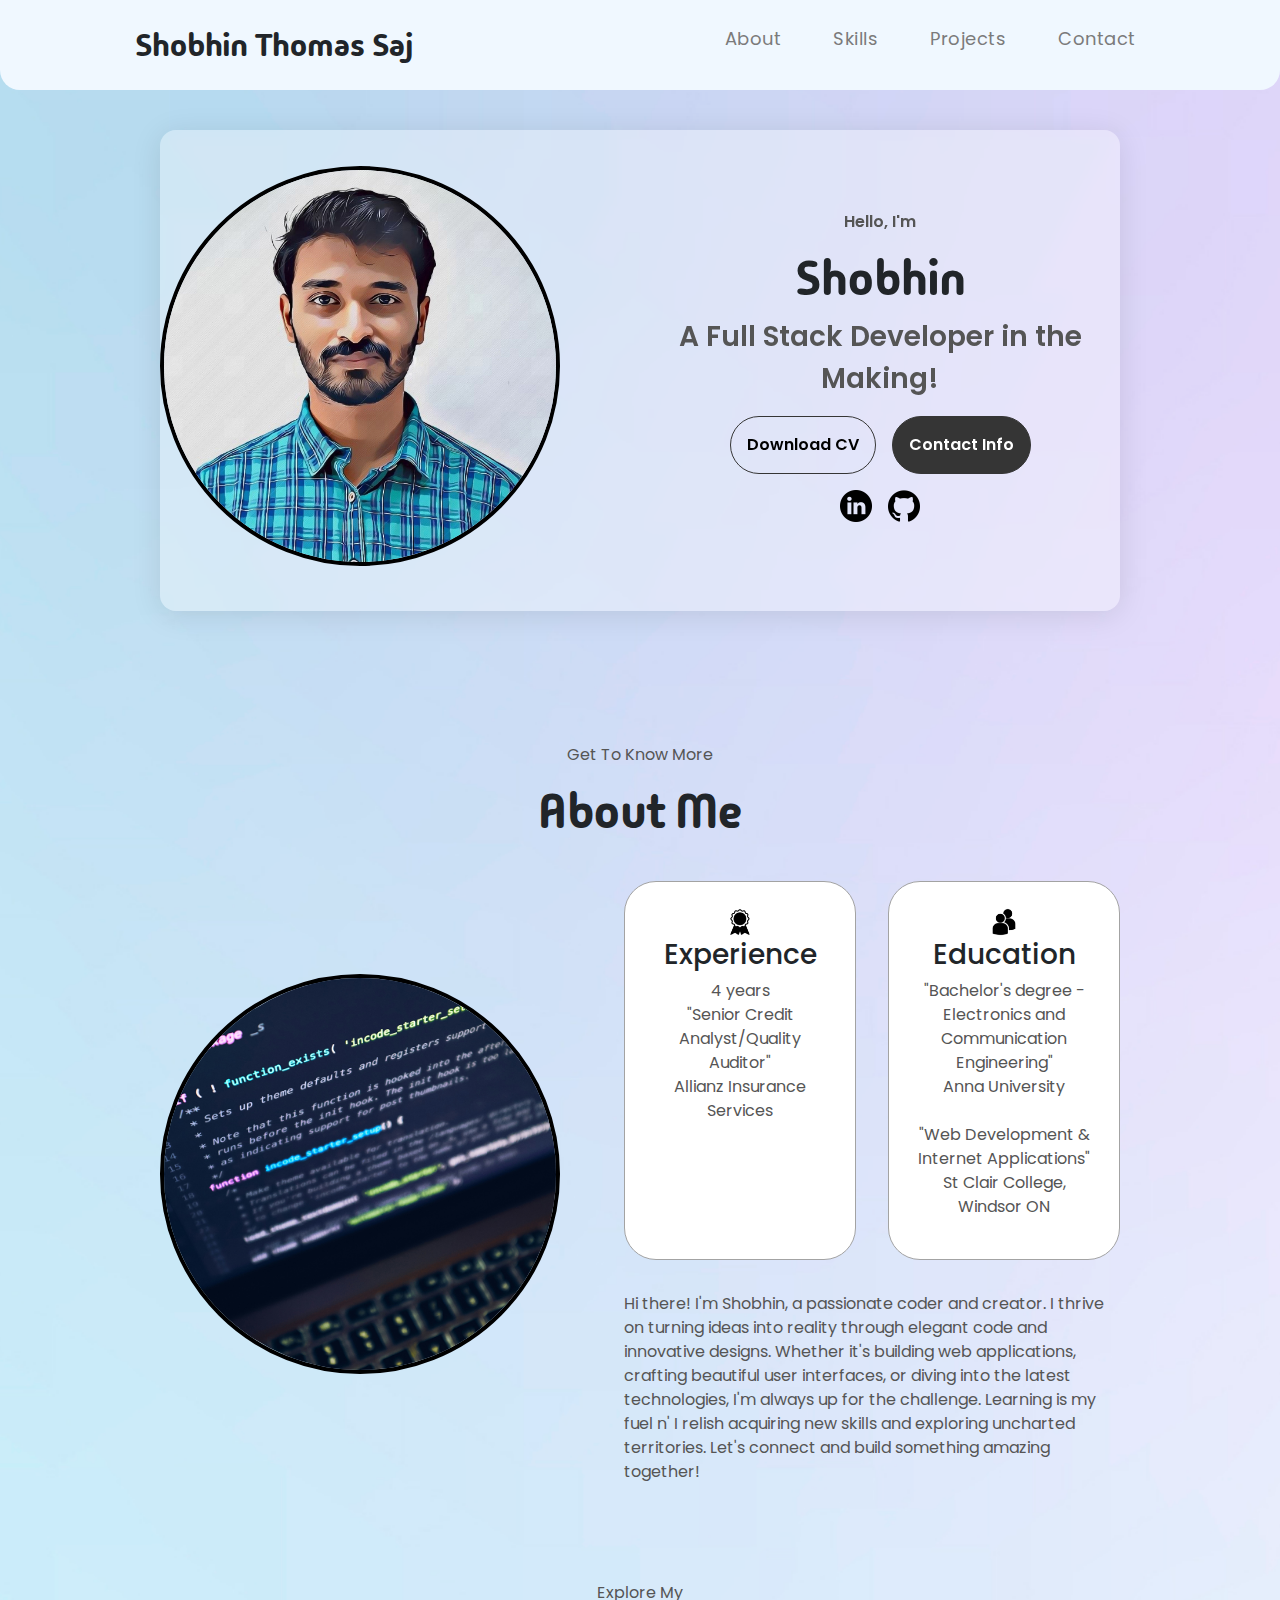
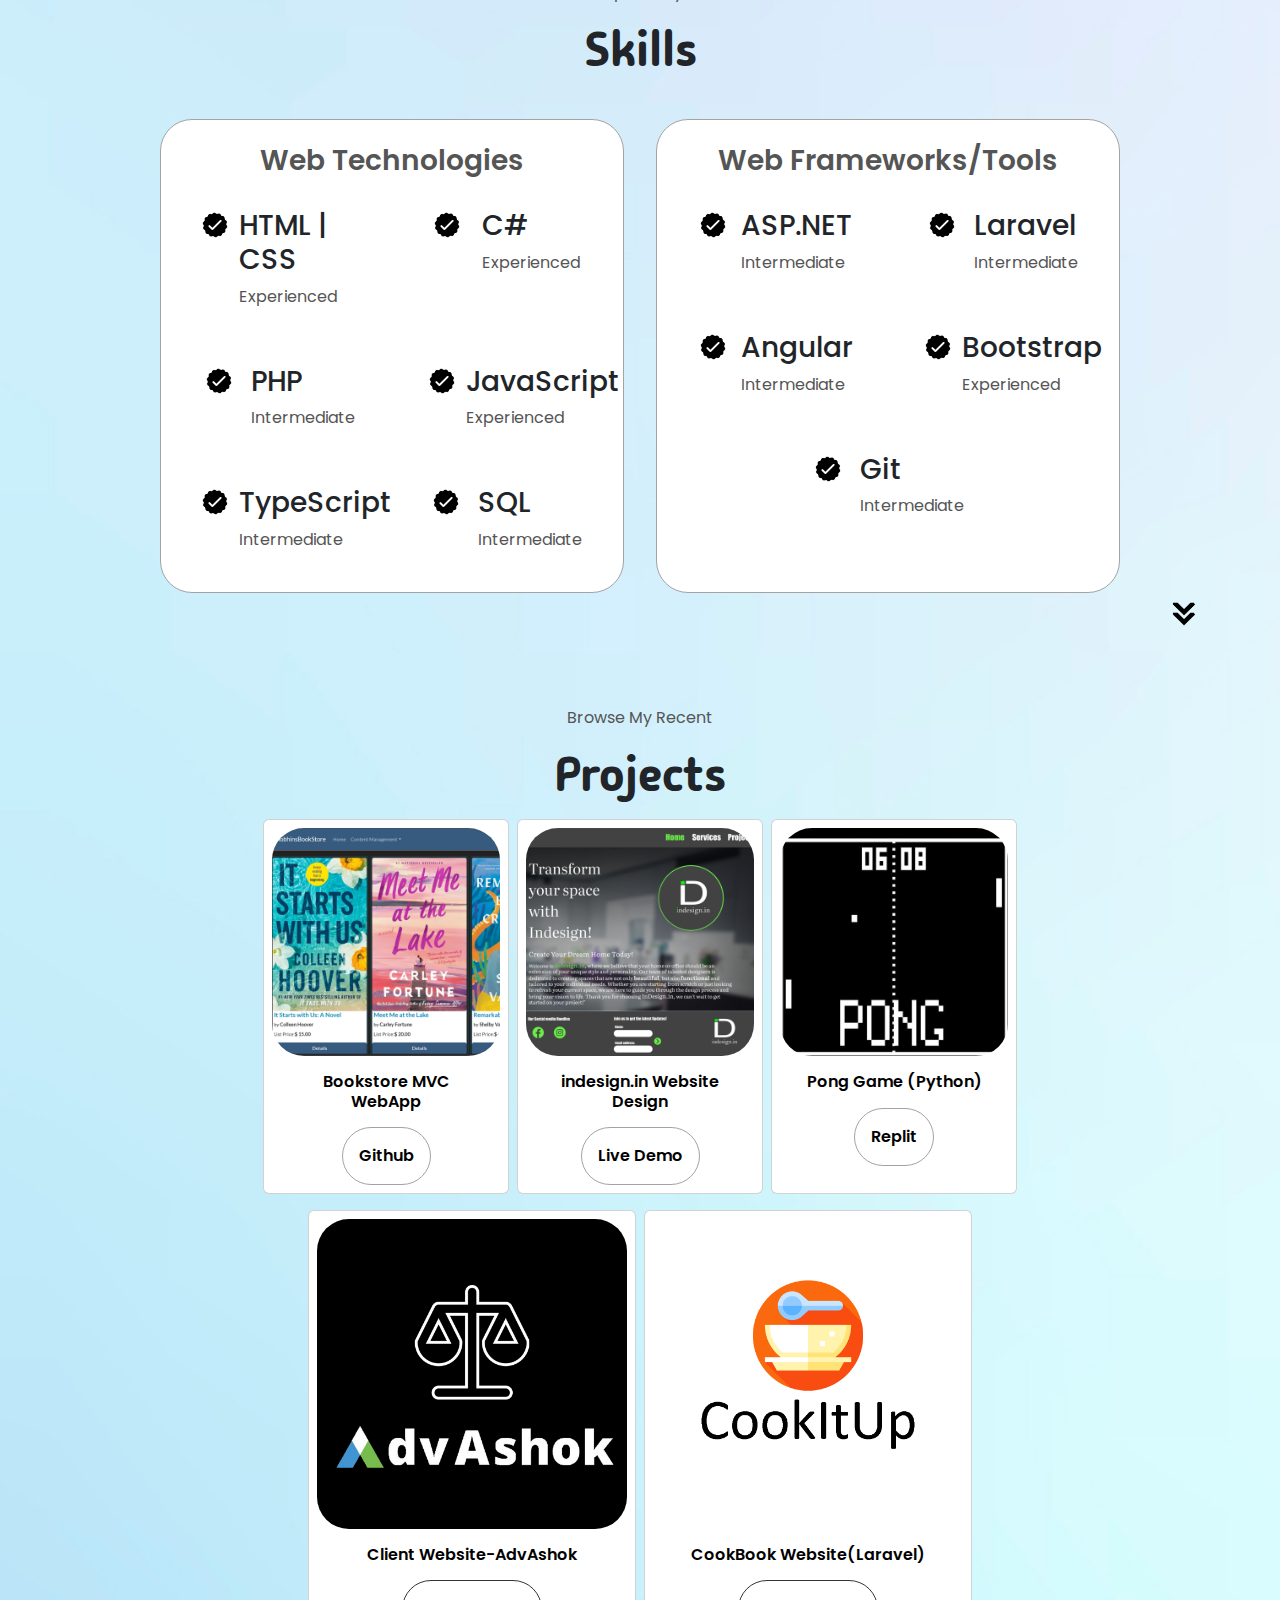
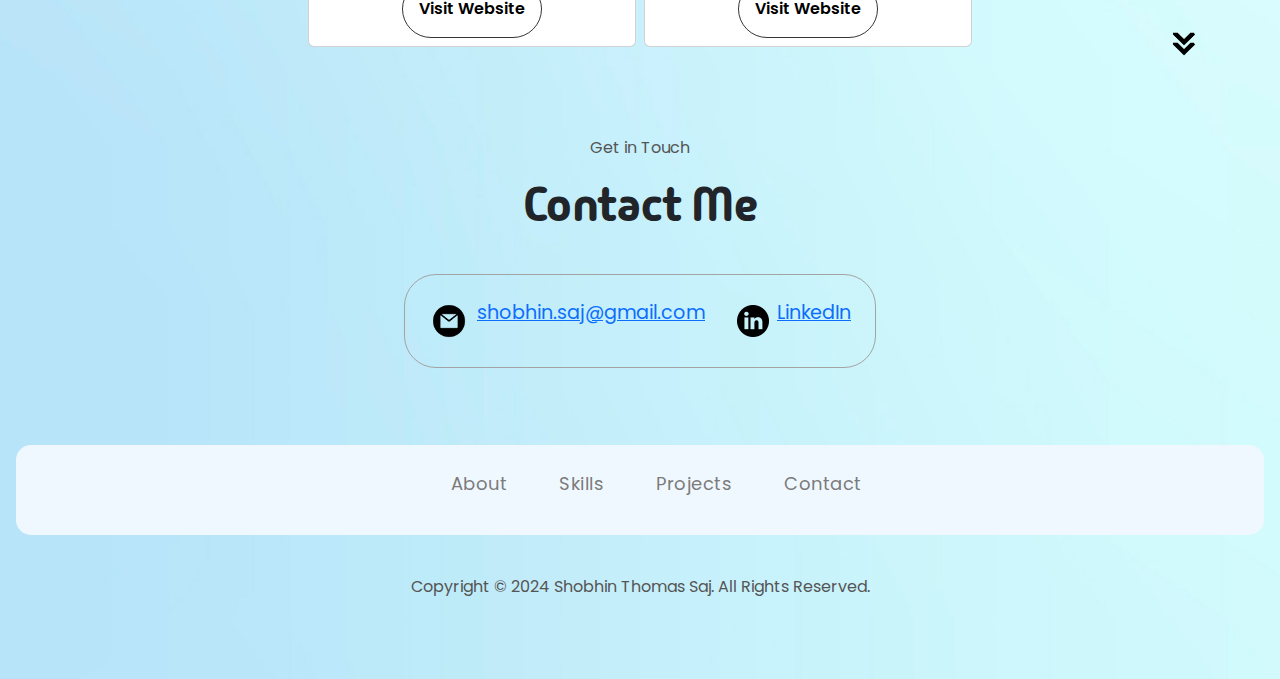
<file: index.html>
<!DOCTYPE html>
<html lang="en">
  <head>
    <meta charset="UTF-8" />
    <meta http-equiv="X-UA-Compatible" content="IE=edge" />
    <meta name="viewport" content="width=device-width, initial-scale=1.0" />
    <meta http-equiv="ScreenOrientation" content="autoRotate:disabled">
    <title>Shobhin Thomas Saj</title>
    <link href="https://cdn.jsdelivr.net/npm/bootstrap@5.3.3/dist/css/bootstrap.min.css" rel="stylesheet" integrity="sha384-QWTKZyjpPEjISv5WaRU9OFeRpok6YctnYmDr5pNlyT2bRjXh0JMhjY6hW+ALEwIH" crossorigin="anonymous">
    <script src="https://cdn.jsdelivr.net/npm/bootstrap@5.3.3/dist/js/bootstrap.bundle.min.js" integrity="sha384-YvpcrYf0tY3lHB60NNkmXc5s9fDVZLESaAA55NDzOxhy9GkcIdslK1eN7N6jIeHz" crossorigin="anonymous"></script>
    <link rel="stylesheet" href="style.css" />
    <link rel="stylesheet" href="mediaqueries.css" />
    <script src="js/jquery.js"></script>
    <script src="js/script.js"></script>
  </head>
  <body>
    <nav id="desktop-nav">
      <div class="logo">Shobhin Thomas Saj</div>
      <div>
        <ul class="nav-links">
          <li><a href="#about">About</a></li>
          <li><a href="#experience">Skills</a></li>
          <li><a href="#projects">Projects</a></li>
          <li><a href="#contact">Contact</a></li>
        </ul>
      </div>
    </nav>
    <nav id="hamburger-nav">
      <div class="logo">Shobhin Thomas Saj</div>
      <div class="hamburger-menu">
        <div class="hamburger-icon">
          <span></span>
          <span></span>
          <span></span>
        </div>
        <div class="menu-links">
          <li><a href="#about">About</a></li>
          <li><a href="#experience">Skills</a></li>
          <li><a href="#projects">Projects</a></li>
          <li><a href="#contact">Contact</a></li>
        </div>
      </div>
    </nav>
    <section id="profile">
      <div class="section__pic-container">
        <img src="./assets/me.jpeg" alt="profile picture" />
      </div>
      <div class="section__text">
        <p class="section__text__p1">Hello, I'm</p>
        <h1 class="title">Shobhin</h1>
        <p class="section__text__p2">A Full Stack Developer in the Making!</p>
        <div class="butn-container">
          <button
            class="butn butn-color-2"
            onclick="window.open('./files/shobhinthomassaj_resume.pdf')" id="downloadLink"
          >
            Download CV
          </button>
          <button class="butn butn-color-1" onclick="location.href='./#contact'">
            Contact Info
          </button>
        </div>
        <div id="socials-container">
          <img
            src="./assets/linkedin.png"
            alt="My LinkedIn profile"
            class="icon"
            onclick="location.href='https://www.linkedin.com/in/shobhin-thomas-saj-b57856126'"
          />
          <img
            src="./assets/github.png"
            alt="My Github profile"
            class="icon"
            onclick="location.href='https://github.com/ShobhinSaj?tab=repositories/'"
          />
        </div>
      </div>
    </section>
    
    <section id="about">
      <p class="section__text__p1">Get To Know More</p>
      <h1 class="title">About Me</h1>
      <div class="section-container">
        <div class="section__pic-container">
          <img
            src="./assets/luca-bravo-XJXWbfSo2f0-unsplash.jpg"
            alt="Profile picture"
            data-source="Photo by Luca Bravo on Unsplash"
            class="about-pic"
          />
        </div>
        <div class="about-details-container">
          <div class="about-containers">
            <div class="details-container">
              <img
                src="./assets/experience.png"
                alt="Experience icon"
                class="icon"
              />
              <h3>Experience</h3>
              <p>4 years <br />"Senior Credit Analyst/Quality Auditor"<br />Allianz Insurance Services</p>
            </div>
            <div class="details-container">
              <img
                src="./assets/education.png"
                alt="Education icon"
                class="icon"
              />
              <h3>Education</h3>
              <p>"Bachelor's degree - Electronics and Communication Engineering"<br />Anna University<br /><br />
                "Web Development & Internet Applications"<br />St Clair College, Windsor ON</p>
            </div>
          </div>
          <div class="text-container">
            <p>
              Hi there! I'm Shobhin, a passionate coder and creator. I thrive on turning ideas 
          into reality through elegant code and innovative designs. Whether it's building 
          web applications, crafting beautiful user interfaces, or diving into the latest 
          technologies, I'm always up for the challenge. Learning is my fuel n' I relish 
          acquiring new skills and exploring uncharted territories. Let's connect and build 
          something amazing together!
            </p>
          </div>
        </div>
      </div>
      <img
        src="./assets/arrow.png"
        alt="Arrow icon"
        class="icon arrow"
        onclick="location.href='./#experience'"
      />
    </section>
    <section id="experience">
      <p class="section__text__p1">Explore My</p>
      <h1 class="title">Skills</h1>
      <div class="experience-details-container">
        <div class="about-containers">
          <div class="details-container">
            <h2 class="experience-sub-title">Web Technologies</h2>
            <div class="article-container">
              <article>
                <img
                  src="./assets/checkmark.png"
                  alt="Experience icon"
                  class="icon"
                />
                <div>
                  <h3>HTML | CSS</h3>
                  <p>Experienced</p>
                </div>
              </article>
              <article>
                <img
                  src="./assets/checkmark.png"
                  alt="Experience icon"
                  class="icon"
                />
                <div>
                  <h3>C#</h3>
                  <p>Experienced</p>
                </div>
              </article>
              <article>
                <img
                  src="./assets/checkmark.png"
                  alt="Experience icon"
                  class="icon"
                />
                <div>
                  <h3>PHP</h3>
                  <p>Intermediate</p>
                </div>
              </article>
              <article>
                <img
                  src="./assets/checkmark.png"
                  alt="Experience icon"
                  class="icon"
                />
                <div>
                  <h3>JavaScript</h3>
                  <p>Experienced</p>
                </div>
              </article>
              <article>
                <img
                  src="./assets/checkmark.png"
                  alt="Experience icon"
                  class="icon"
                />
                <div>
                  <h3>TypeScript</h3>
                  <p>Intermediate</p>
                </div>
              </article>
              <article>
                <img
                  src="./assets/checkmark.png"
                  alt="Experience icon"
                  class="icon"
                />
                <div>
                  <h3>SQL</h3>
                  <p>Intermediate</p>
                </div>
              </article>
            </div>
          </div>
          <div class="details-container">
            <h2 class="experience-sub-title">Web Frameworks/Tools</h2>
            <div class="article-container">
              <article>
                <img
                  src="./assets/checkmark.png"
                  alt="Experience icon"
                  class="icon"
                />
                <div>
                  <h3>ASP.NET</h3>
                  <p>Intermediate</p>
                </div>
              </article>
              <article>
                <img
                  src="./assets/checkmark.png"
                  alt="Experience icon"
                  class="icon"
                />
                <div>
                  <h3>Laravel</h3>
                  <p>Intermediate</p>
                </div>
              </article>
              <article>
                <img
                  src="./assets/checkmark.png"
                  alt="Experience icon"
                  class="icon"
                />
                <div>
                  <h3>Angular</h3>
                  <p>Intermediate</p>
                </div>
              </article>
              <article>
                <img
                  src="./assets/checkmark.png"
                  alt="Experience icon"
                  class="icon"
                />
                <div>
                  <h3>Bootstrap</h3>
                  <p>Experienced</p>
                </div>
              </article>
              <article>
                <img
                  src="./assets/checkmark.png"
                  alt="Experience icon"
                  class="icon"
                />
                <div>
                  <h3>Git</h3>
                  <p>Intermediate</p>
                </div>
              </article>
              
            </div>
          </div>
        </div>
      </div>
      <img
        src="./assets/arrow.png"
        alt="Arrow icon"
        class="icon arrow"
        onclick="location.href='./#projects'"
      />
    </section>
    <section id="projects">
      <p class="section__text__p1">Browse My Recent</p>
      <h1 class="title">Projects</h1>
      <div class="">
        <div class=" row column-gap-2 justify-content-center ">
          <div class="card my-2 p-2 rounded-2 text-center col-8 col-md-3">
            <div class="article-container">
              <img
                src="./assets/project-1.png"
                alt="Project 1"
                class="project-img"
              />
            </div>
            <h2 class="experience-sub-title project-title fs-6 ">Bookstore MVC WebApp</h2>
            <div class="butn-container">
              <button
                class="butn butn-color-2 project-butn "
                onclick="location.href='https://github.com/ShobhinSaj/ShobhinsBookStore'"
              >
                Github
              </button>
            </div>
          </div>
          <div class="card my-2 p-2 rounded-2 text-center col-8 col-md-3">
            <div class="article-container">
              <img
                src="./assets/project-2.png"
                alt="Project 2"
                class="project-img"
              />
            </div>
            <h2 class="experience-sub-title project-title fs-6 ">indesign.in Website Design</h2>
            <div class="butn-container">
              <button
                class="butn butn-color-2 project-butn"
                onclick="location.href='https://www.figma.com/proto/IPpcZdiH5RXrulRKrJvCzx/Indesign?type=design&node-id=0-1&scaling=contain&page-id=0%3A1&starting-point-node-id=1%3A2'"
              >
                Live Demo
              </button>
            </div>
          </div>
          <div class="card my-2 p-2 rounded-2 text-center col-8 col-md-3">
            <div class="article-container">
              <img
                src="./assets/pong.jpeg"
                alt="Project 3"
                class="project-img"
              />
            </div>
            <h2 class="experience-sub-title project-title fs-6 ">Pong Game (Python)</h2>
            <div class="butn-container">
              <button
                class="butn butn-color-2 project-butn"
                onclick="location.href='https://replit.com/@Shobhinsaj/Pong'"
              >
                Replit
              </button>
              
            </div>
          </div>
         
          <div class="card my-2 p-2 rounded-2 text-center col-8 col-md-4">
            <div class="article-container">
              <img
                src="./assets/AdvAshok.png"
                alt="Project 3"
                class="project-img"
              />
            </div>
            <h2 class="experience-sub-title project-title fs-6 ">Client Website-AdvAshok</h2>
            <div class="butn-container">
              <button
                class="butn butn-color-2"
                onclick="location.href='https://sthomassaj.scweb.ca/AdvAshok'"
              >Visit Website</button>
              
            </div>
          </div>
          <div class="card my-2 p-2 rounded-2  text-center col-8 col-md-4">
            <div class="article-container">
              <img
                src="./assets/Cookitup.png"
                alt="Project 3"
                class="project-img"
              />
            </div>
            <h2 class="experience-sub-title project-title fs-6 ">CookBook Website(Laravel)</h2>
            <div class="butn-container">
              <button
                class="butn butn-color-2"
                onclick="location.href='https://sthomassaj.scweb.ca/cookitup'"
              >Visit Website</button>
              
            </div>
          </div>
         
        </div>
      </div>
      <img
        src="./assets/arrow.png"
        alt="Arrow icon"
        class="icon arrow"
        onclick="location.href='./#contact'"
      />
    </section>
    <section id="contact">
      <p class="section__text__p1">Get in Touch</p>
      <h1 class="title">Contact Me</h1>
      <div class="contact-info-upper-container">
        <div class="contact-info-container">
          <img
            src="./assets/email.png"
            alt="Email icon"
            class="icon contact-icon email-icon"
          />
          <p><a href="mailto:shobhin.saj@gmail.com">shobhin.saj@gmail.com</a></p>
        </div>
        <div class="contact-info-container">
          <img
            src="./assets/linkedin.png"
            alt="LinkedIn icon"
            class="icon contact-icon"
          />
          <p><a href="https://www.linkedin.com/in/shobhin-thomas-saj-b57856126">LinkedIn</a></p>
        </div>
      </div>
    </section>
    <footer>
      <nav class="footer-nav">
        <div class="nav-links-container">
          <ul class="nav-links">
            <li><a href="#about">About</a></li>
            <li><a href="#experience">Skills</a></li>
            <li><a href="#projects">Projects</a></li>
            <li><a href="#contact">Contact</a></li>
          </ul>
        </div>
      </nav>
      <p>Copyright &#169; 2024 Shobhin Thomas Saj. All Rights Reserved.</p>
    </footer>
  
  </body>
</html>
</file>
<file: style.css>
/* GENERAL */

@import url("https://fonts.googleapis.com/css2?family=Poppins:wght@300;400;500;600&display=swap");
@import url("https://fonts.googleapis.com/css?family=Madimi+One:400,500,700,900&display=swap");
@import url("https://fonts.googleapis.com/css?family=Roboto:400,500,700,900&display=swap");

* {
  margin: 0;
  padding: 0;
}



body {
  font-family: "Poppins", sans-serif;
  background: #161415 url(assets/bg.jpg) no-repeat top center;
   background-size: cover !important;
	-webkit-background-size: cover !important;
}

html {
  scroll-behavior: smooth;
}

p {
  color: rgb(85, 85, 85);
}

/* TRANSITION */

a,
.butn {
  transition: all 300ms ease;
}

/* DESKTOP NAV */

nav,
.nav-links {
  display: flex;
}

nav {
  justify-content: space-around;
  align-items: center;
  height: 10vh;
  background-color: aliceblue;
  margin-bottom: 2.5rem;
  border-bottom-left-radius: 20px;
  border-bottom-right-radius: 20px;
}

.nav-links {
  gap: 2rem;
  list-style: none;
  font-size: 1.5rem;
}

.nav-links a{
  position: relative;
  text-decoration: none;
  font-family: "Poppins", sans-serif;
  color: #7b7b7b;
  font-size: 18px;
  letter-spacing: 0.5px;
  padding: 0 10px;
}
.nav-links a::after{
  content: "";
  position: absolute;
  background-color: #4fef3a;
  height: 3px;
  width: 0;
  left: 0;
  bottom: -10px;
  transition: 0.3s;
}
.nav-links a:hover{
  color: #000000;
}
.nav-links a:hover:after {
  width: 100%;
}
/* hamburger menu nav styles */
.menu-links.open li{
  margin-bottom:8px;
}
.menu-links.open a{
  position: relative;
  text-decoration: none;
  font-family: "Poppins", sans-serif;
  color: #7b7b7b;
  font-size: 1.5rem;
  /* letter-spacing: 0.5px; */
  /* padding: 0 10px; */
}
.menu-links.open a::after{
  content: "";
  position: absolute;
  background-color: #4fef3a;
  height: 3px;
  width: 0;
  left: 0;
  bottom: -2px;
  transition: 0.3s;
}
.menu-links.open a:hover {
  color: #000000;
}
.menu-links.open a:hover:after {
  width: 100%;
}
.logo {
  font-family: "Madimi One", sans-serif;
  font-size: 2rem;
}

.logo:hover {
  cursor: default;
}

/* HAMBURGER MENU */

#hamburger-nav {
  display: none;
}

.hamburger-menu {
  position: relative;
  display: inline-block;
}

.hamburger-icon {
  box-sizing: content-box !important;
  display: flex;
  flex-direction: column;
  justify-content: space-between;
  align-content: center;
  height: 24px;
  width: 30px;
  padding: 10px;
  border-radius: 20%;
  border: 3px solid rgb(51, 51, 51);
  cursor: pointer;
}

.hamburger-icon span {
  width: 100%;
  height: 3px;
  background-color: rgb(67, 226, 39);
  transition: all 0.3s;
}

.menu-links {
  position: absolute;
  top: 100%;
  right: 0;
  background-color: white;
  width: 200px;
  max-height: 0;
  overflow: hidden;
  transition: all 0.3 ease-in-out;
}

.menu-links a {
  display: block;
  padding: 10px;
  text-align: center;
  font-family: "Poppins", sans-serif;
  color: #7b7b7b;
  font-size: 1.5rem;
  
  text-decoration: none;
  transition: all 0.3 ease-in-out;
}

.menu-links li {
  list-style: none;
}

.menu-links.open {
  max-height: 500px;
  z-index: 999;
}
.hamburger-icon.open{
  transition: transform 0.3s ease;
}
.hamburger-icon.open span:first-child {
  transform: rotate(45deg) translate(8px,8px);
  background-color: rgb(252, 23, 23);
}

.hamburger-icon.open span:nth-child(2) {
  opacity: 0;
}

.hamburger-icon.open span:last-child {
  transform: rotate(-45deg) translate(7px,-7px); 
  background-color: rgb(252, 23, 23);
}

.hamburger-icon span:first-child {
  transform: none;
}

.hamburger-icon span:first-child {
  opacity: 1;
}

.hamburger-icon span:first-child {
  transform: none;
}

/* SECTIONS */

section {
  padding-top: 4vh;
  padding-bottom: 5vh;
  margin: 0 10rem;
  box-sizing: border-box;
  min-height: fit-content;
  position: relative;
}

.section-container {
  display: flex;
}

/* PROFILE SECTION */

#profile {
  display: flex;
  justify-content: center;
  gap: 5rem;
 
  /* From https://css.glass */
  background: rgba(255, 255, 255, 0.34);
  border-radius: 16px;
  box-shadow: 0 4px 30px rgba(0, 0, 0, 0.1);
  backdrop-filter: blur(6.7px);
  -webkit-backdrop-filter: blur(6.7px);

}

.section__pic-container {
  display: flex;
  height: 400px;
  width: 400px;
  margin: auto 0;
}
.section__pic-container img{
  border-radius: 50%;
  border: 4px solid black;
}
.section__text {
  align-self: center;
  text-align: center;
}

.section__text p {
  font-weight: 600;
}

.section__text__p1 {
  text-align: center;
}

.section__text__p2 {
  font-size: 1.75rem;
  margin-bottom: 1rem;
}

.title {
  font-family: "Madimi One", sans-serif;
  font-size: 3rem;
  text-align: center;
}

#socials-container {
  display: flex;
  justify-content: center;
  margin-top: 1rem;
  gap: 1rem;
}

/* ICONS */

.icon {
  cursor: pointer;
  height: 2rem;
}
img.icon:hover{
 transform: scale(1.2);
}
/* BUTTONS */

.butn-container {
  display: flex;
  justify-content: center;
  gap: 1rem;
}

.butn {
  font-weight: 600;
  transition: all 300ms ease;
  padding: 1rem;
  border-radius: 2rem;
}

.butn-color-1,
.butn-color-2 {
  border: rgb(53, 53, 53) 0.1rem solid;
}

.butn-color-1:hover,
.butn-color-2:hover {
  cursor: pointer;
}

.butn-color-1,
.butn-color-2:hover {
  background: rgb(53, 53, 53);
  color: white;
}

.butn-color-1:hover {
  background: rgb(0, 0, 0);
}

.butn-color-2 {
  background: none;
}

.butn-color-2:hover {
  border: rgb(255, 255, 255) 0.1rem solid;
}

.butn-container {
  gap: 1rem;
}

/* ABOUT SECTION */

#about {
  position: relative;
  overflow:hidden ;
}
.about-containers {
  gap: 2rem;
  margin-bottom: 2rem;
  margin-top: 2rem;
}

.about-details-container {
  justify-content: center;
  flex-direction: column;
}

.about-containers,
.about-details-container {
  display: flex;
}

.about-pic {
  border-radius: 2rem;
}

.arrow {
  position: absolute;
  right: -5rem;
  bottom: 2.5rem;
}

.details-container {
  padding: 1.5rem;
  flex: 1;
  background: white;
  border-radius: 2rem;
  border: rgb(53, 53, 53) 0.1rem solid;
  border-color: rgb(163, 163, 163);
  text-align: center;
}

.section-container {
  gap: 4rem;
  /* height: 80%; */
}

.section__pic-container {
  height: 400px;
  width: 400px;
  margin: auto 0;
}

/* EXPERIENCE SECTION */

#experience {
  position: relative;
}

.experience-sub-title {
  color: rgb(85, 85, 85);
  font-weight: 600;
  font-size: 1.75rem;
  margin-bottom: 2rem;
}

.experience-details-container {
  display: flex;
  justify-content: center;
  flex-direction: column;
}

.article-container {
  display: flex;
  text-align: initial;
  flex-wrap: wrap;
  flex-direction: row;
  gap: 2.5rem;
  justify-content: space-around;
}

article {
  display: flex;
  width: 10rem;
  justify-content: space-around;
  gap: 0.5rem;
}

article .icon {
  cursor: default;
}

/* PROJECTS SECTION */

#projects {
  position: relative;
}

.color-container {
  border-color: rgb(163, 163, 163);
  background: rgb(250, 250, 250);
}

.project-img {
  transition: all 0.3s ease;
  width: 100%;
  }

.project-title {
  margin: 1rem;
  color: black;
}

.project-butn {
  color: black;
  border-color: rgb(163, 163, 163);
}

/* CONTACT */

#contact {
  display: flex;
  justify-content: center;
  flex-direction: column;
  height: 70vh;
}

.contact-info-upper-container {
  display: flex;
  justify-content: center;
  border-radius: 2rem;
  border: rgb(53, 53, 53) 0.1rem solid;
  border-color: rgb(163, 163, 163);
  background: (250, 250, 250);
  margin: 2rem auto;
  padding: 0.5rem;
}
#projects .article-container{
  border-radius: 2rem;
  overflow: hidden;
}
#projects .article-container img{
  object-fit: cover;
}
#projects .article-container img:hover {
  transform: scale(1.2);
}
.contact-info-container {
  display: flex;
  align-items: center;
  justify-content: center;
  gap: 0.5rem;
  margin: 1rem;
}

.contact-info-container p {
  font-size: larger;
}

.contact-icon {
  cursor: default;
}

.email-icon {
  height: 2.5rem;
}

/* FOOTER SECTION */

footer {
  height: 26vh;
  margin: 0 1rem;
}

footer p {
  text-align: center;
}
.footer-nav{
  border-radius: 15px;
}
</file>
<file: mediaqueries.css>
@media screen and (max-width: 1400px) {
  #profile {
   padding-bottom:5vh;
    margin-bottom: 6rem;
  }
  .about-containers {
    flex-wrap: wrap;
  }
  #contact,
  #projects {
    height: fit-content;
  }
}

@media screen and (max-width: 1200px) {
  #desktop-nav {
    display: none;
  }
  #hamburger-nav {
    display: flex;
  }
  #experience,
  .experience-details-container {
    margin-top: 2rem;
  }
  #profile,
  .section-container {
    display: block;
  }
  .arrow {
    display: none;
  }
  section,
  .section-container {
    height: fit-content;
  }
  section {
    margin: 0 5%;
  }
  .section__pic-container {
    width: 275px;
    height: 275px;
    margin: 0 auto 2rem;
  }
  .about-containers {
    margin-top: 0;
  }
}

@media screen and (max-width: 600px) {
  #contact,
  footer {
    height: 40vh;
  }
  
  article {
    font-size: 1rem;
  }
  footer nav {
    height: fit-content;
    margin-bottom: 2rem;
  }
  .about-containers,
  .contact-info-upper-container,
  .btn-container {
    flex-wrap: wrap;
  }
  .contact-info-container {
    margin: 0;
  }
  .contact-info-container p,
  .nav-links li a {
    font-size: 1rem;
  }
  .experience-sub-title {
    font-size: 1.25rem;
  }
  .logo {
    font-size: 1.5rem;
  }
  .nav-links {
    flex-direction: column;
    gap: 0.5rem;
    text-align: center;
  }
  .section__pic-container {
    width: auto;
    height: 46vw;
    justify-content: center;
  }
  .section__text__p2 {
    font-size: 1.25rem;
  }
  .title {
    font-size: 2rem;
  }
  .text-container {
    text-align: justify;
  }
  .footer-nav{
    border-radius: 15px;
    padding-bottom: 8px;
  }
}
</file>
